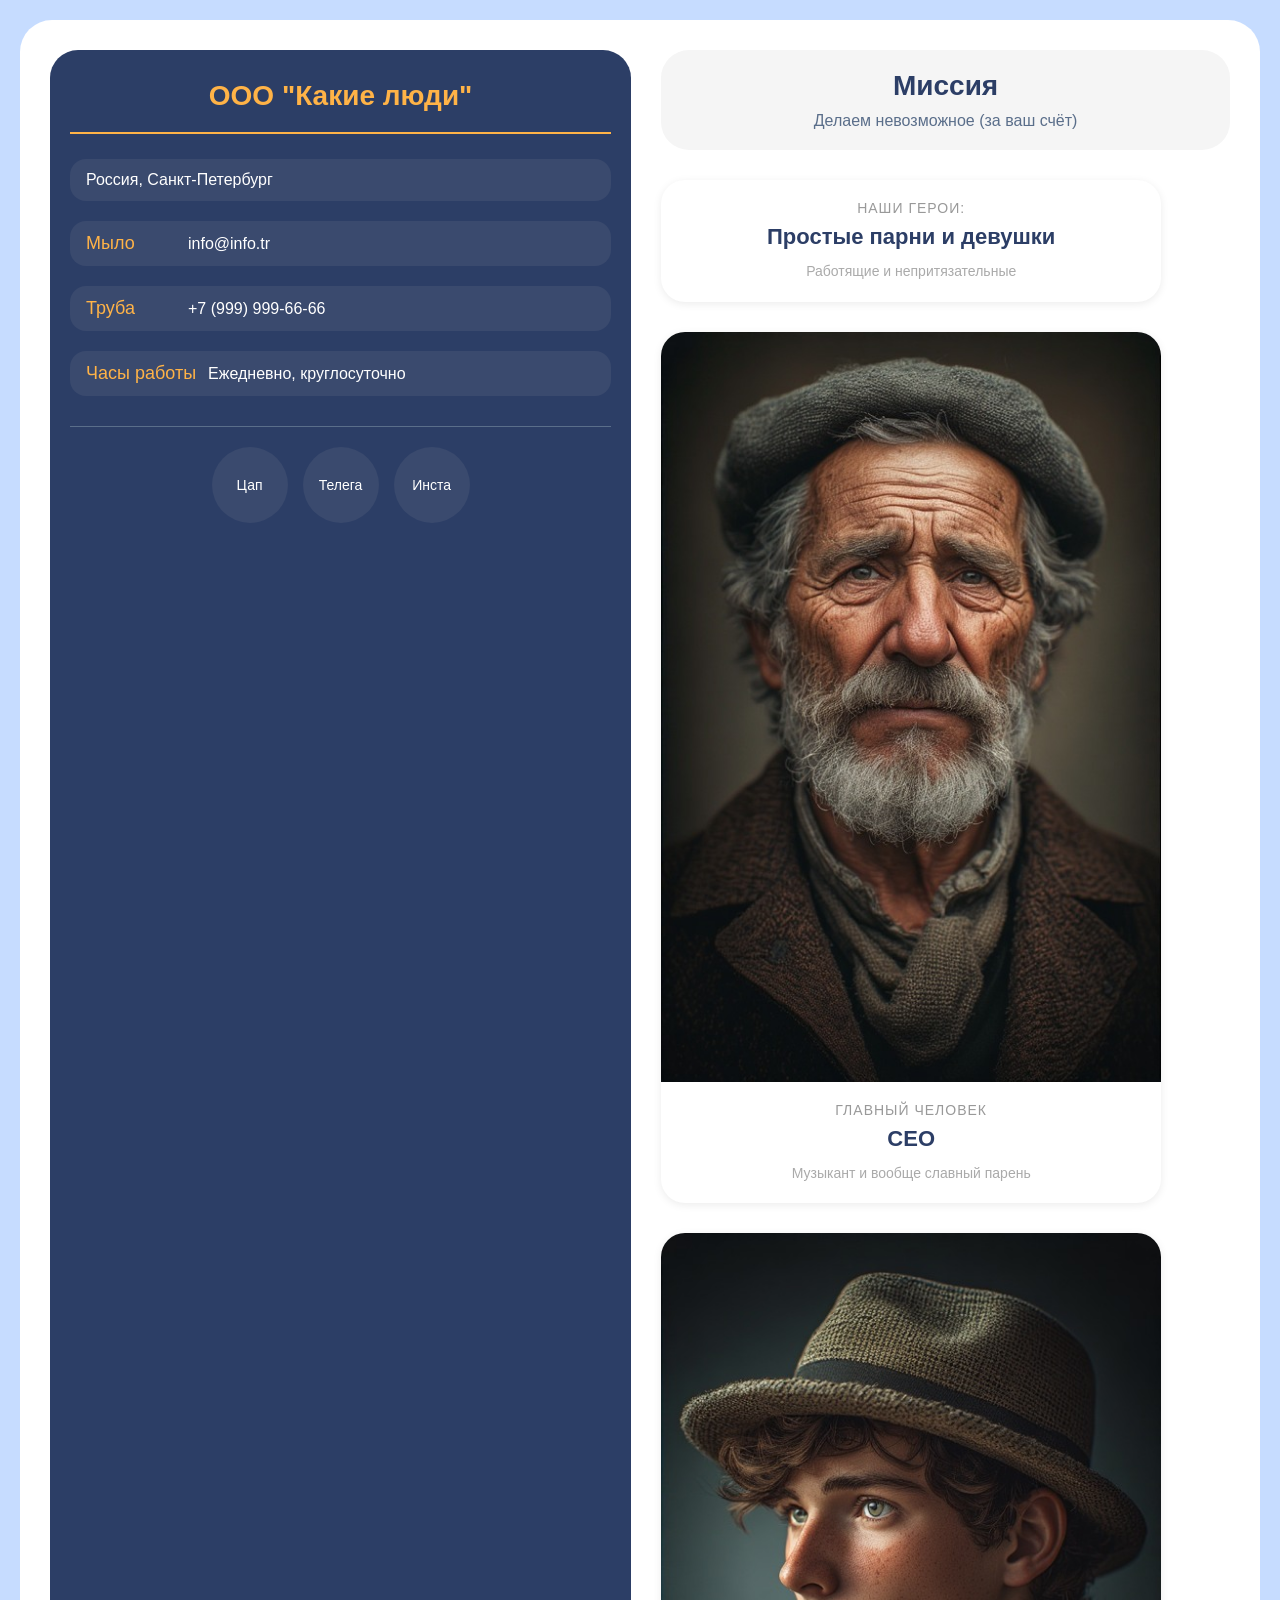
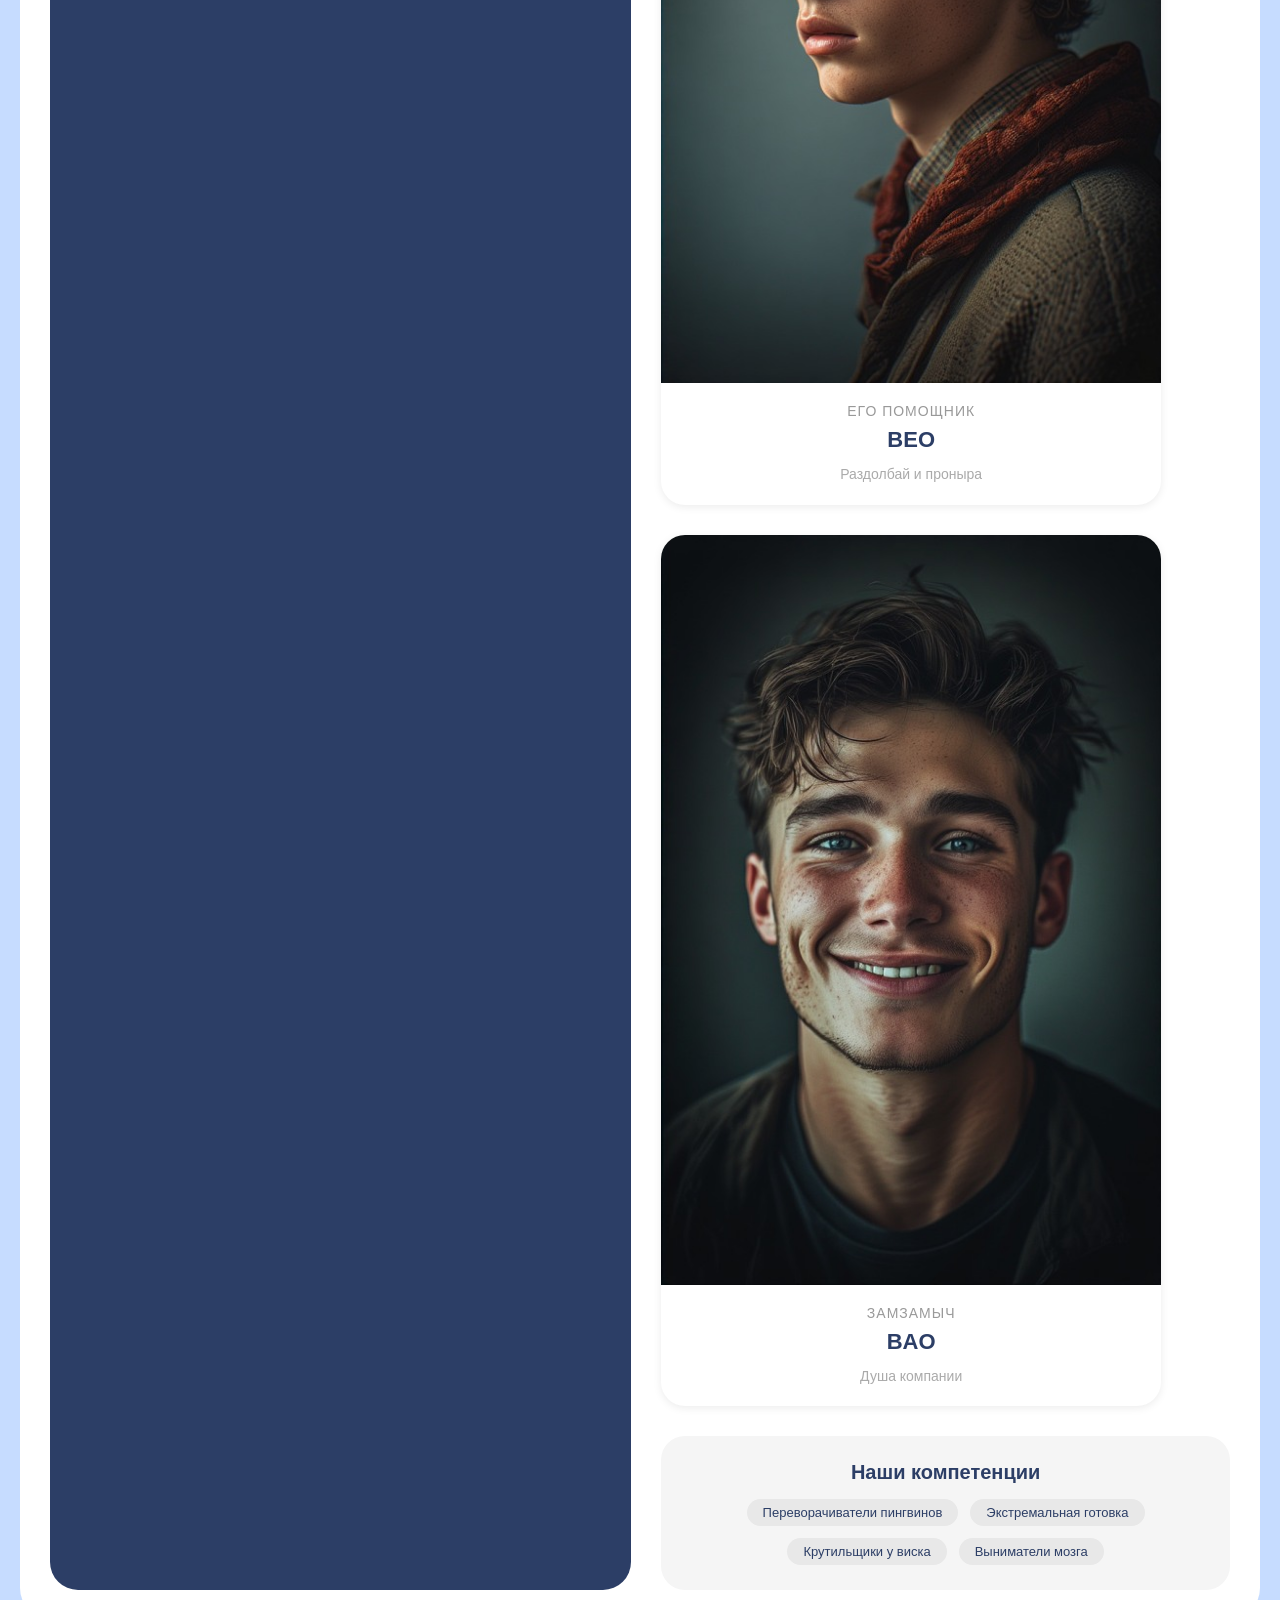
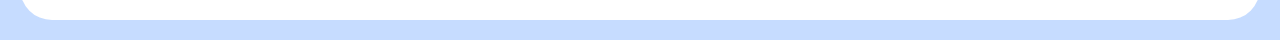
<file: index.html>
<!DOCTYPE html>
<html lang="ru">
  <head>
    <meta charset="UTF-8" />
    <meta name="viewport" content="width=device-width, initial-scale=1.0" />
    <title>Мой первый сайт</title>
    <link rel="stylesheet" href="style.css" />
  </head>
  <body>
    <div class="main">
      
      <div class="sidebar">
        <div class="sidebar-brand">
          <h2>ООО "Какие люди"</h2>
        </div>

        <div class="sidebar-item">
          
          <span class="sidebar-text">Россия, Санкт-Петербург</span>
        </div>

        <div class="sidebar-item">
          <span class="sidebar-icon">Мыло</span>
          <span class="sidebar-text"> info@info.tr</span>
        </div>

        <div class="sidebar-item">
          <span class="sidebar-icon">Труба</span>
          <span class="sidebar-text">+7 (999) 999-66-66</span>
        </div>

        <div class="sidebar-item">
          <span class="sidebar-icon">Часы работы</span>
          <span class="sidebar-text">Ежедневно, круглосуточно</span>
        </div>

        <div class="sidebar-social">
          <div class="social-circle">Цап</div>
          <div class="social-circle">Телега</div>
          <div class="social-circle">Инста</div>
          
        </div>
      </div>

      
      <div class="main-content">
        <div class="welcome-text">
          <h1>Миссия</h1>
          <p>
            Делаем невозможное (за ваш счёт)
          </p>
        </div>
        
        <div class="card">
            
            <div class="card-text-field">
              <p class="card-text">Наши герои:</p>
              <p class="card-main-text">Простые парни и девушки</p>
              <div class="card-description">Работящие и непритязательные
            </div>
            </div>
          </div>
        
        <div class="card">
          <img
            class="card-img"
            src="./CEO.jpeg"
            
          />
          <div class="card-text-field">
            <p class="card-text">Главный человек</p>
            <p class="card-main-text">СЕО</p>
            <div class="card-description">
             Музыкант и вообще славный парень
            </div>
          </div>
        </div>

        
        <div class="card">
          <img
            class="card-img"
            src="./BEO.jpeg"
            
          />
          <div class="card-text-field">
            <p class="card-text">Его помощник</p>
            <p class="card-main-text">BEO</p>
            <div class="card-description">
              Раздолбай и проныра
            </div>
          </div>
        </div>

        
        <div class="card">
          <img
            class="card-img"
            src="./BAO.jpeg"
            
          />
          <div class="card-text-field">
            <p class="card-text">Замзамыч</p>
            <p class="card-main-text">BAO</p>
            <div class="card-description">
              Душа компании
            </div>
          </div>
        </div>

        
        <div class="skills-banner">
          <div class="skills-title">Наши компетенции</div>
          <div class="skills-list">
            <span class="skill-tag">Переворачиватели пингвинов</span>
            <span class="skill-tag">Экстремальная готовка</span>
            <span class="skill-tag">Крутильщики у виска</span>
            <span class="skill-tag">Выниматели мозга</span>
            </div>
        </div>
        </div>
        
        <!-- <div class="voting">
            <form action="to.html" method="get" class="voting-form">
            <div class="voting-title">Голосовалка. Если включат чебурнет?</div>
            <div class="voting-list">
              <label class="voting-tag">
                <input type="radio" name="vote" value="radio" /> Куплю рацию и карту
              </label>
              <label class="voting-tag">
                <input type="radio" name="vote" value="internet" /> Куплю интернет
              </label>
              <label class="voting-tag">
                <input type="radio" name="vote" value="nothing" /> Ничего не буду покупать
              </label>
              <label class="voting-tag">
                <input type="radio" name="vote" value="dacha" /> Поеду на дачу
              </label>
            </div>
            <button class="vote-submit">Проголосовать</button>
          </div>
        </form> -->


    </div>
    </div>
  </body>
</html>
</file>
<file: style.css>
body {
    background-color: #C6DCFF;
    font: 24px "calibri", "Segoe UI", sans-serif;
    font-weight: bold;
    margin: 0;
    min-height: 100vh;
    padding: 20px;
    box-sizing: border-box;
  }
  
  /* Main */
  .main {
    display: flex;
    justify-content: space-between;
    gap: 30px;
    max-width: 1400px;
    margin: 0 auto;
    background-color: #FFFFFF;
    border-radius: 32px;
    padding: 30px;
    box-sizing: border-box;
  }
  
  /* Sidebar */
  .sidebar {
    flex-grow: 1;
    background-color: #2C3E66;
    border-radius: 28px;
    padding: 30px 20px;
    color: #FFFFFF;
  }
  
  .sidebar-brand {
    text-align: center;
    padding-bottom: 20px;
    border-bottom: 2px solid #FFB347;
    margin-bottom: 25px;
  }
  
  .sidebar-brand h2 {
    font-size: 28px;
    margin: 0;
    font-weight: bold;
    color: #FFB347;
  }
  
  .sidebar-item {
    margin: 20px 0;
    padding: 12px 16px;
    background-color: #3A4A6E;
    border-radius: 16px;
    display: flex;
    align-items: center;
    gap: 12px;
  }
  
  .sidebar-icon {
    font-size: 18px;
    font-weight: normal;
    min-width: 90px;
    color: #FFB347;
  }
  
  .sidebar-text {
    font-size: 16px;
    font-weight: normal;
    color: #FFFFFF;
  }
  
  .sidebar-social {
    display: flex;
    justify-content: center;
    gap: 15px;
    margin-top: 30px;
    padding-top: 20px;
    border-top: 1px solid #5A6E8A;
  }
  
  .social-circle {
    width: 60px;
    height: 60px;
    background-color: #3A4A6E;
    border-radius: 50%;
    display: flex;
    align-items: center;
    justify-content: center;
    font-size: 14px;
    font-weight: normal;
    color: #FFFFFF;
    text-align: center;
    padding: 8px;
  }
  
  /* Main content */
  .main-content {
    display: flex;
    justify-content: center;
    flex-direction: column;
    gap: 30px;
    flex: 3;
    min-width: 0;
    box-sizing: border-box;
    width: 100%;
  }
  
  /* Welcome text*/
  .welcome-text {
    background-color: #F5F5F5;
    border-radius: 28px;
    padding: 20px;
    text-align: center;
    width: 100%;
    box-sizing: border-box;
  }
  
  .welcome-text h1 {
    font-size: 28px;
    color: #2C3E66;
    margin: 0 0 10px 0;
    font-weight: bold;
  }
  
  .welcome-text p {
    font-size: 16px;
    color: #5A6E8A;
    font-weight: normal;
    margin: 0;
  }
  
  /* Cards */
  .card {
    background-color: #FFFFFF;
    width: 100%;
    max-width: 500px;
    display: flex;
    flex-direction: column;
    border-radius: 24px;
    box-shadow: 0 2px 8px rgba(0, 0, 0, 0.08);
    overflow: hidden;
    box-sizing: border-box;
  }
  
  .card-img {
    width: 100%;
    height: auto;
    aspect-ratio: 512 / 768;
    object-fit: cover;
    display: block;
  }
  
  .card-text-field {
    padding: 20px;
    display: flex;
    flex-direction: column;
    align-items: center;
    gap: 8px;
    box-sizing: border-box;
  }
  
  .card-text {
    margin: 0;
    font-size: 14px;
    color: #999999;
    font-weight: normal;
    text-transform: uppercase;
    letter-spacing: 1px;
  }
  
  .card-main-text {
    margin: 0;
    font-size: 22px;
    font-weight: bold;
    text-align: center;
    color: #2C3E66;
  }
  
  .card-description {
    font-size: 14px;
    color: #AAAAAA;
    text-align: center;
    margin-top: 4px;
    font-weight: normal;
    line-height: 1.4;
  }
  
  /* Skills */
  .skills-banner {
    margin-top: 0;
    padding: 25px;
    background-color: #F5F5F5;
    border-radius: 24px;
    text-align: center;
    width: 100%;
    box-sizing: border-box;
  }
  
  .skills-title {
    font-size: 20px;
    font-weight: bold;
    color: #2C3E66;
    margin-bottom: 15px;
  }
  
  .skills-list {
    display: flex;
    flex-wrap: wrap;
    justify-content: center;
    gap: 12px;
  }
  
  .skill-tag {
    background-color: #E8E8E8;
    padding: 6px 16px;
    border-radius: 20px;
    font-size: 13px;
    font-weight: normal;
    color: #2C3E66;
  }

/*Voting

  
.voting {
    margin-top: 0;
    padding: 25px;
    background-color: #F5F5F5;
    border-radius: 24px;
    width: 100%;
  }
  
  .voting-title {
    font-size: 18px;
    font-weight: bold;
    color: #2C3E66;
    margin-bottom: 20px;
    text-align: center;
  }
  
  .voting-list {
    display: flex;
    flex-direction: column;
    gap: 12px;
    margin-bottom: 20px;
  }
  
  .voting-tag {
    display: flex;
    align-items: center;
    gap: 12px;
    font-size: 16px;
    font-weight: normal;
    color: #2C3E66;
    cursor: pointer;
    padding: 8px 12px;
    border-radius: 12px;
    transition: background-color 0.2s;
  }
  
 
  .voting-tag input[type="radio"] {
    width: 18px;
    height: 18px;
    cursor: pointer;
    accent-color: #FFB347;
  }
  
  .vote-submit {
    display: block;
    width: 100%;
    padding: 12px;
    background-color: #FFB347;
    color: #2C3E66;
    border: none;
    border-radius: 40px;
    font-size: 16px;
    font-weight: bold;
    cursor: pointer;
    transition: background-color 0.2s;
  }
  */
</file>
